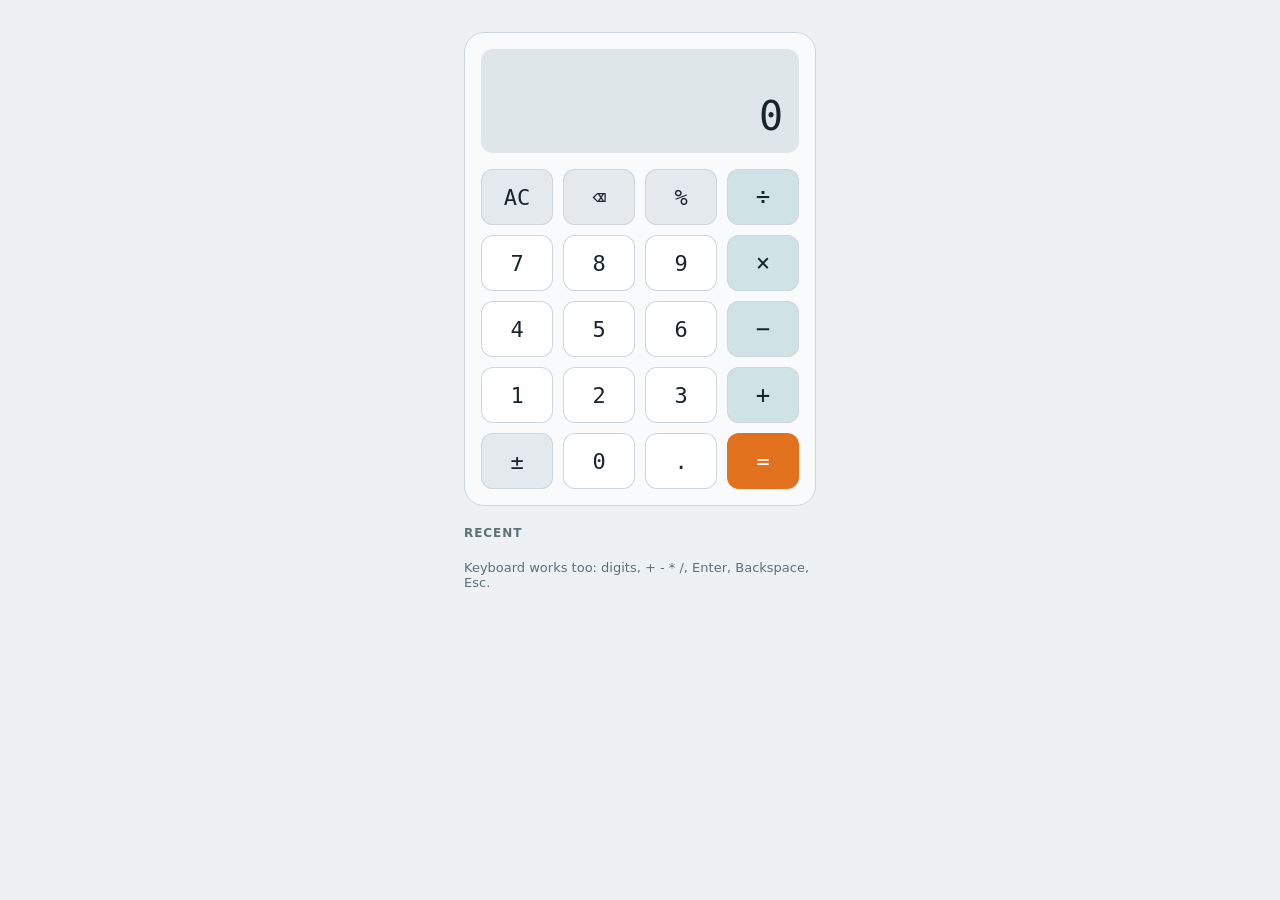
<file: Calculator/index.html>
<!DOCTYPE html>
<html lang="en">
<head>
  <meta charset="UTF-8">
  <meta name="viewport" content="width=device-width, initial-scale=1">
  <title>Pocket Calculator</title>
  <link rel="stylesheet" href="style.css">
</head>
<body>
  <main class="wrap">
    <section class="calc" aria-label="Calculator">
      <div class="screen" aria-live="polite">
        <div class="expr" id="expr"></div>
        <div class="value" id="value">0</div>
      </div>
      <div class="keys" id="keys"></div>
    </section>

    <section class="history" aria-label="Recent calculations">
      <h2>Recent</h2>
      <ul id="history"></ul>
      <p class="hint">Keyboard works too: digits, + - * /, Enter, Backspace, Esc.</p>
    </section>
  </main>

  <script src="script.js"></script>
</body>
</html>
</file>
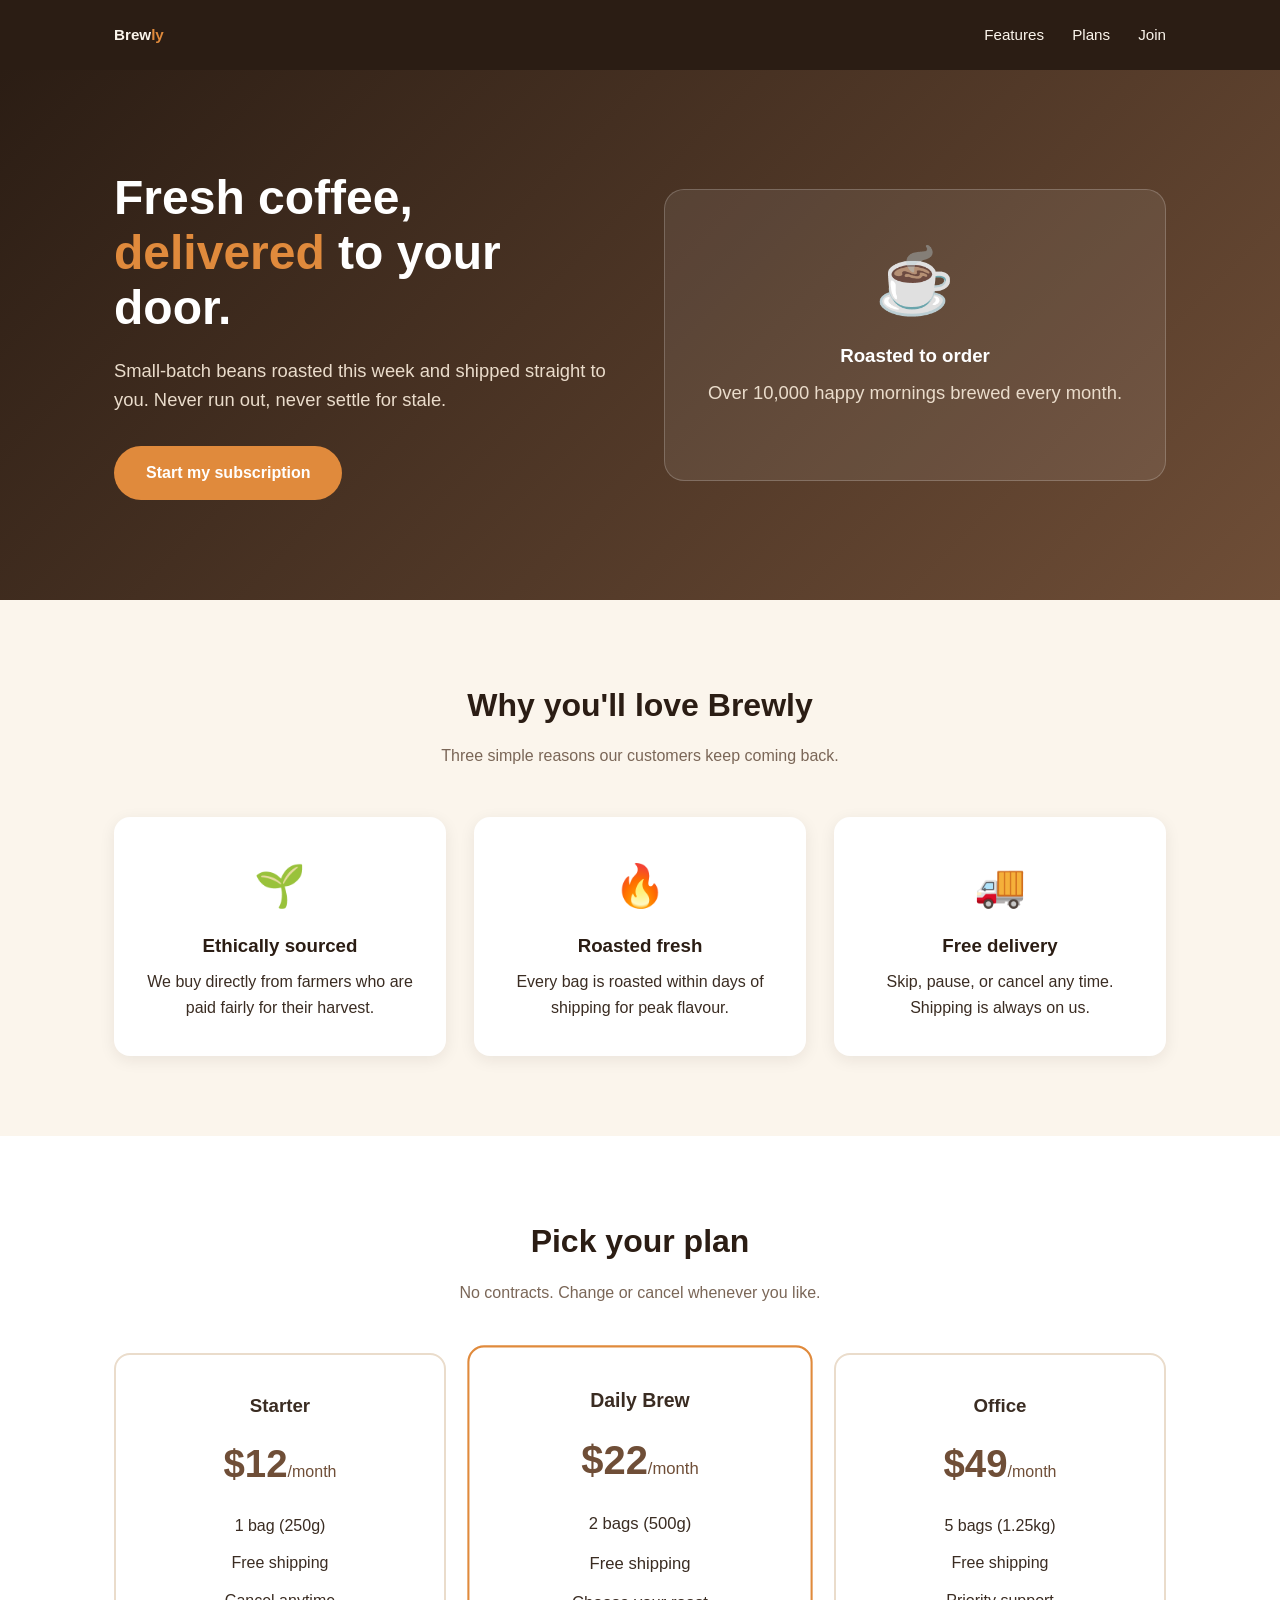
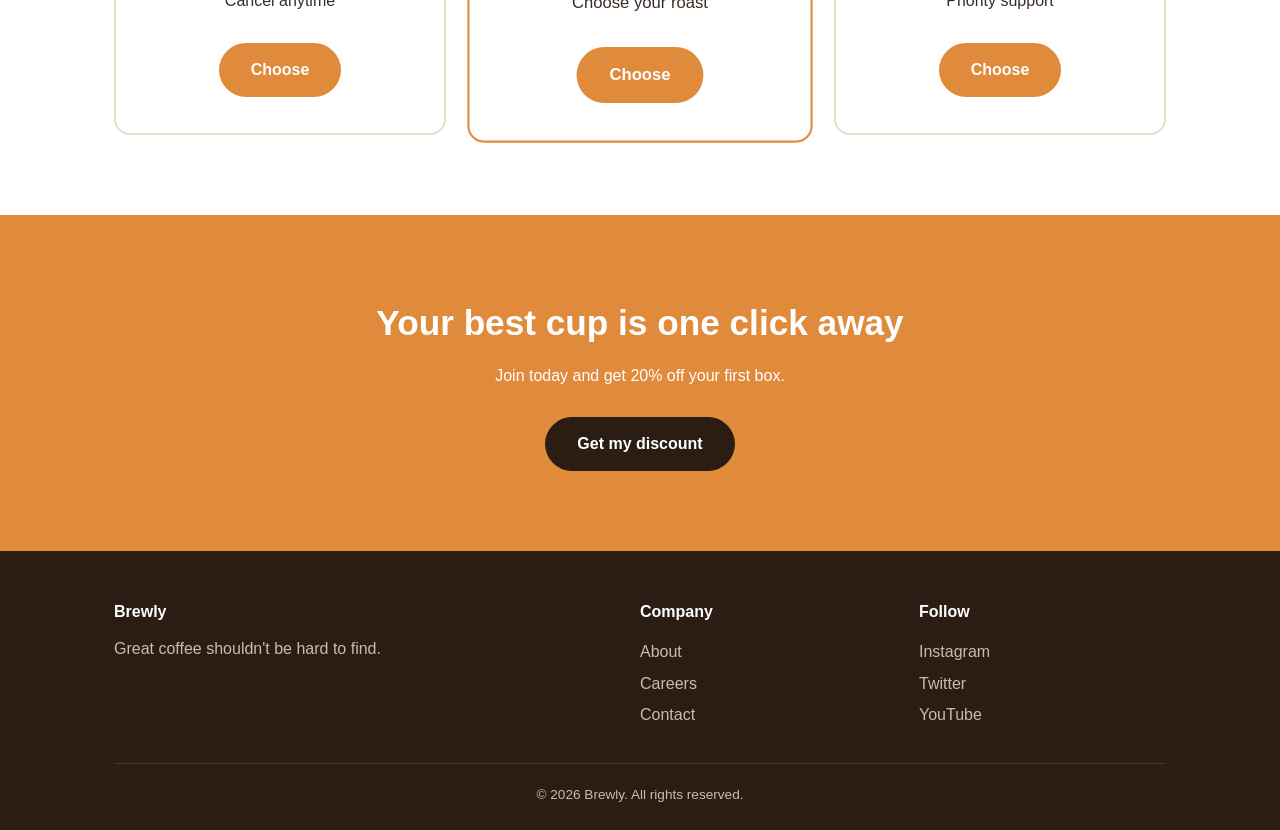
<file: LandingPage/index.html>
<!DOCTYPE html>
<html lang="en">
<head>
  <meta charset="UTF-8" />
  <meta name="viewport" content="width=device-width, initial-scale=1.0" />
  <title>Brewly – Fresh Coffee, Delivered</title>

  <style>
    /* ---------- 1. RESET & VARIABLES ----------
       box-sizing: border-box makes padding count INSIDE an element's width,
       which is the #1 way to avoid elements overlapping or overflowing. */
    * { margin: 0; padding: 0; box-sizing: border-box; }

    :root {
      /* Colour palette: change these and the whole page updates */
      --brown-dark: #2b1d14;
      --brown: #6f4e37;
      --cream: #fbf5ec;
      --accent: #e08a3c;
      --white: #ffffff;
      --text: #3a2c22;
    }

    html { scroll-behavior: smooth; }

    body {
      font-family: "Segoe UI", Helvetica, Arial, sans-serif;
      color: var(--text);
      background: var(--cream);
      line-height: 1.6;
    }

    /* A reusable wrapper: centres content and limits its width */
    .container {
      width: 100%;
      max-width: 1100px;
      margin: 0 auto;
      padding: 0 24px;
    }

    /* Reusable button style */
    .btn {
      display: inline-block;
      padding: 14px 32px;
      background: var(--accent);
      color: var(--white);
      text-decoration: none;
      font-weight: 600;
      border-radius: 999px;
      transition: transform 0.2s, background 0.2s;
    }
    .btn:hover { background: #c9742a; transform: translateY(-2px); }

    /* ---------- 2. HEADER ---------- */
    header {
      background: var(--brown-dark);
      position: sticky;   /* stays at top while scrolling */
      top: 0;
      z-index: 10;        /* keeps it above other content */
    }
    .nav {
      display: flex;                 /* Flexbox: puts logo and links in a row */
      justify-content: space-between;/* logo left, links right */
      align-items: center;           /* vertically centred */
      height: 70px;
    }
    .logo { color: var(--white); font-size: 1.5rem; font-weight: 700; text-decoration: none; }
    .logo span { color: var(--accent); }
    .nav ul { display: flex; gap: 28px; list-style: none; }
    .nav a { color: var(--cream); text-decoration: none; font-size: 0.95rem; }
    .nav a:hover { color: var(--accent); }

    /* ---------- 3. HERO ---------- */
    .hero {
      background: linear-gradient(135deg, var(--brown-dark), var(--brown));
      color: var(--white);
      padding: 100px 0;
    }
    .hero .container {
      display: grid;                      /* CSS Grid: two equal columns */
      grid-template-columns: 1fr 1fr;
      gap: 48px;
      align-items: center;
    }
    .hero h1 { font-size: 3rem; line-height: 1.15; margin-bottom: 20px; }
    .hero h1 em { color: var(--accent); font-style: normal; }
    .hero p { font-size: 1.15rem; margin-bottom: 32px; color: #eadccb; }
    .hero-card {
      background: rgba(255, 255, 255, 0.08);
      border: 1px solid rgba(255, 255, 255, 0.2);
      border-radius: 20px;
      padding: 40px;
      text-align: center;
    }
    .hero-card .big { font-size: 4rem; }
    .hero-card h3 { margin: 8px 0; }

    /* ---------- 4. SECTIONS (shared styles) ---------- */
    section { padding: 80px 0; }
    .section-title { text-align: center; font-size: 2rem; color: var(--brown-dark); margin-bottom: 12px; }
    .section-sub { text-align: center; max-width: 560px; margin: 0 auto 48px; color: #7a6657; }

    /* ---------- 5. FEATURES: 3 columns of boxes ---------- */
    .features-grid {
      display: grid;
      grid-template-columns: repeat(3, 1fr);  /* three equal columns */
      gap: 28px;
    }
    .card {
      background: var(--white);
      padding: 36px 28px;
      border-radius: 16px;
      box-shadow: 0 4px 16px rgba(43, 29, 20, 0.08);
      text-align: center;
      transition: transform 0.25s;
    }
    .card:hover { transform: translateY(-6px); }
    .card .icon { font-size: 2.6rem; margin-bottom: 12px; }
    .card h3 { color: var(--brown-dark); margin-bottom: 8px; }

    /* ---------- 6. PRICING / PLANS ---------- */
    .plans { background: var(--white); }
    .plans-grid { display: grid; grid-template-columns: repeat(3, 1fr); gap: 28px; }
    .plan {
      border: 2px solid #eadccb;
      border-radius: 16px;
      padding: 36px 28px;
      text-align: center;
    }
    .plan.featured { border-color: var(--accent); transform: scale(1.04); }
    .plan .price { font-size: 2.4rem; font-weight: 700; color: var(--brown); margin: 12px 0; }
    .plan .price small { font-size: 1rem; font-weight: 400; }
    .plan ul { list-style: none; margin-bottom: 24px; }
    .plan li { padding: 6px 0; }

    /* ---------- 7. CALL TO ACTION ---------- */
    .cta { background: var(--accent); text-align: center; color: var(--white); }
    .cta h2 { font-size: 2.2rem; margin-bottom: 12px; }
    .cta p { margin-bottom: 28px; }
    .cta .btn { background: var(--brown-dark); }
    .cta .btn:hover { background: #000; }

    /* ---------- 8. FOOTER ---------- */
    footer { background: var(--brown-dark); color: #cdbba8; padding: 48px 0 24px; }
    .footer-grid { display: grid; grid-template-columns: 2fr 1fr 1fr; gap: 32px; margin-bottom: 32px; }
    footer h4 { color: var(--white); margin-bottom: 12px; }
    footer a { display: block; color: #cdbba8; text-decoration: none; padding: 3px 0; }
    footer a:hover { color: var(--accent); }
    .copyright { text-align: center; font-size: 0.85rem; border-top: 1px solid #4a372a; padding-top: 20px; }

    /* ---------- 9. RESPONSIVE: phones & small screens ----------
       Below 800px wide, columns stack into one. */
    @media (max-width: 800px) {
      .hero .container,
      .features-grid,
      .plans-grid,
      .footer-grid { grid-template-columns: 1fr; }
      .hero h1 { font-size: 2.2rem; }
      .plan.featured { transform: none; }
      .nav ul { gap: 16px; }
    }
  </style>
</head>

<body>

  <!-- HEADER -->
  <header>
    <div class="container nav">
      <a href="#" class="logo">Brew<span>ly</span></a>
      <nav>
        <ul>
          <li><a href="#features">Features</a></li>
          <li><a href="#plans">Plans</a></li>
          <li><a href="#join">Join</a></li>
        </ul>
      </nav>
    </div>
  </header>

  <!-- HERO -->
  <div class="hero">
    <div class="container">
      <div>
        <h1>Fresh coffee, <em>delivered</em> to your door.</h1>
        <p>Small-batch beans roasted this week and shipped straight to you. Never run out, never settle for stale.</p>
        <a href="#plans" class="btn">Start my subscription</a>
      </div>
      <div class="hero-card">
        <div class="big">☕</div>
        <h3>Roasted to order</h3>
        <p>Over 10,000 happy mornings brewed every month.</p>
      </div>
    </div>
  </div>

  <!-- FEATURES -->
  <section id="features">
    <div class="container">
      <h2 class="section-title">Why you'll love Brewly</h2>
      <p class="section-sub">Three simple reasons our customers keep coming back.</p>
      <div class="features-grid">
        <div class="card">
          <div class="icon">🌱</div>
          <h3>Ethically sourced</h3>
          <p>We buy directly from farmers who are paid fairly for their harvest.</p>
        </div>
        <div class="card">
          <div class="icon">🔥</div>
          <h3>Roasted fresh</h3>
          <p>Every bag is roasted within days of shipping for peak flavour.</p>
        </div>
        <div class="card">
          <div class="icon">🚚</div>
          <h3>Free delivery</h3>
          <p>Skip, pause, or cancel any time. Shipping is always on us.</p>
        </div>
      </div>
    </div>
  </section>

  <!-- PLANS -->
  <section id="plans" class="plans">
    <div class="container">
      <h2 class="section-title">Pick your plan</h2>
      <p class="section-sub">No contracts. Change or cancel whenever you like.</p>
      <div class="plans-grid">
        <div class="plan">
          <h3>Starter</h3>
          <div class="price">$12<small>/month</small></div>
          <ul><li>1 bag (250g)</li><li>Free shipping</li><li>Cancel anytime</li></ul>
          <a href="#join" class="btn">Choose</a>
        </div>
        <div class="plan featured">
          <h3>Daily Brew</h3>
          <div class="price">$22<small>/month</small></div>
          <ul><li>2 bags (500g)</li><li>Free shipping</li><li>Choose your roast</li></ul>
          <a href="#join" class="btn">Choose</a>
        </div>
        <div class="plan">
          <h3>Office</h3>
          <div class="price">$49<small>/month</small></div>
          <ul><li>5 bags (1.25kg)</li><li>Free shipping</li><li>Priority support</li></ul>
          <a href="#join" class="btn">Choose</a>
        </div>
      </div>
    </div>
  </section>

  <!-- CALL TO ACTION -->
  <section id="join" class="cta">
    <div class="container">
      <h2>Your best cup is one click away</h2>
      <p>Join today and get 20% off your first box.</p>
      <a href="#" class="btn">Get my discount</a>
    </div>
  </section>

  <!-- FOOTER -->
  <footer>
    <div class="container">
      <div class="footer-grid">
        <div>
          <h4>Brewly</h4>
          <p>Great coffee shouldn't be hard to find.</p>
        </div>
        <div>
          <h4>Company</h4>
          <a href="#">About</a>
          <a href="#">Careers</a>
          <a href="#">Contact</a>
        </div>
        <div>
          <h4>Follow</h4>
          <a href="#">Instagram</a>
          <a href="#">Twitter</a>
          <a href="#">YouTube</a>
        </div>
      </div>
      <p class="copyright">© 2026 Brewly. All rights reserved.</p>
    </div>
  </footer>

</body>
</html>
</file>
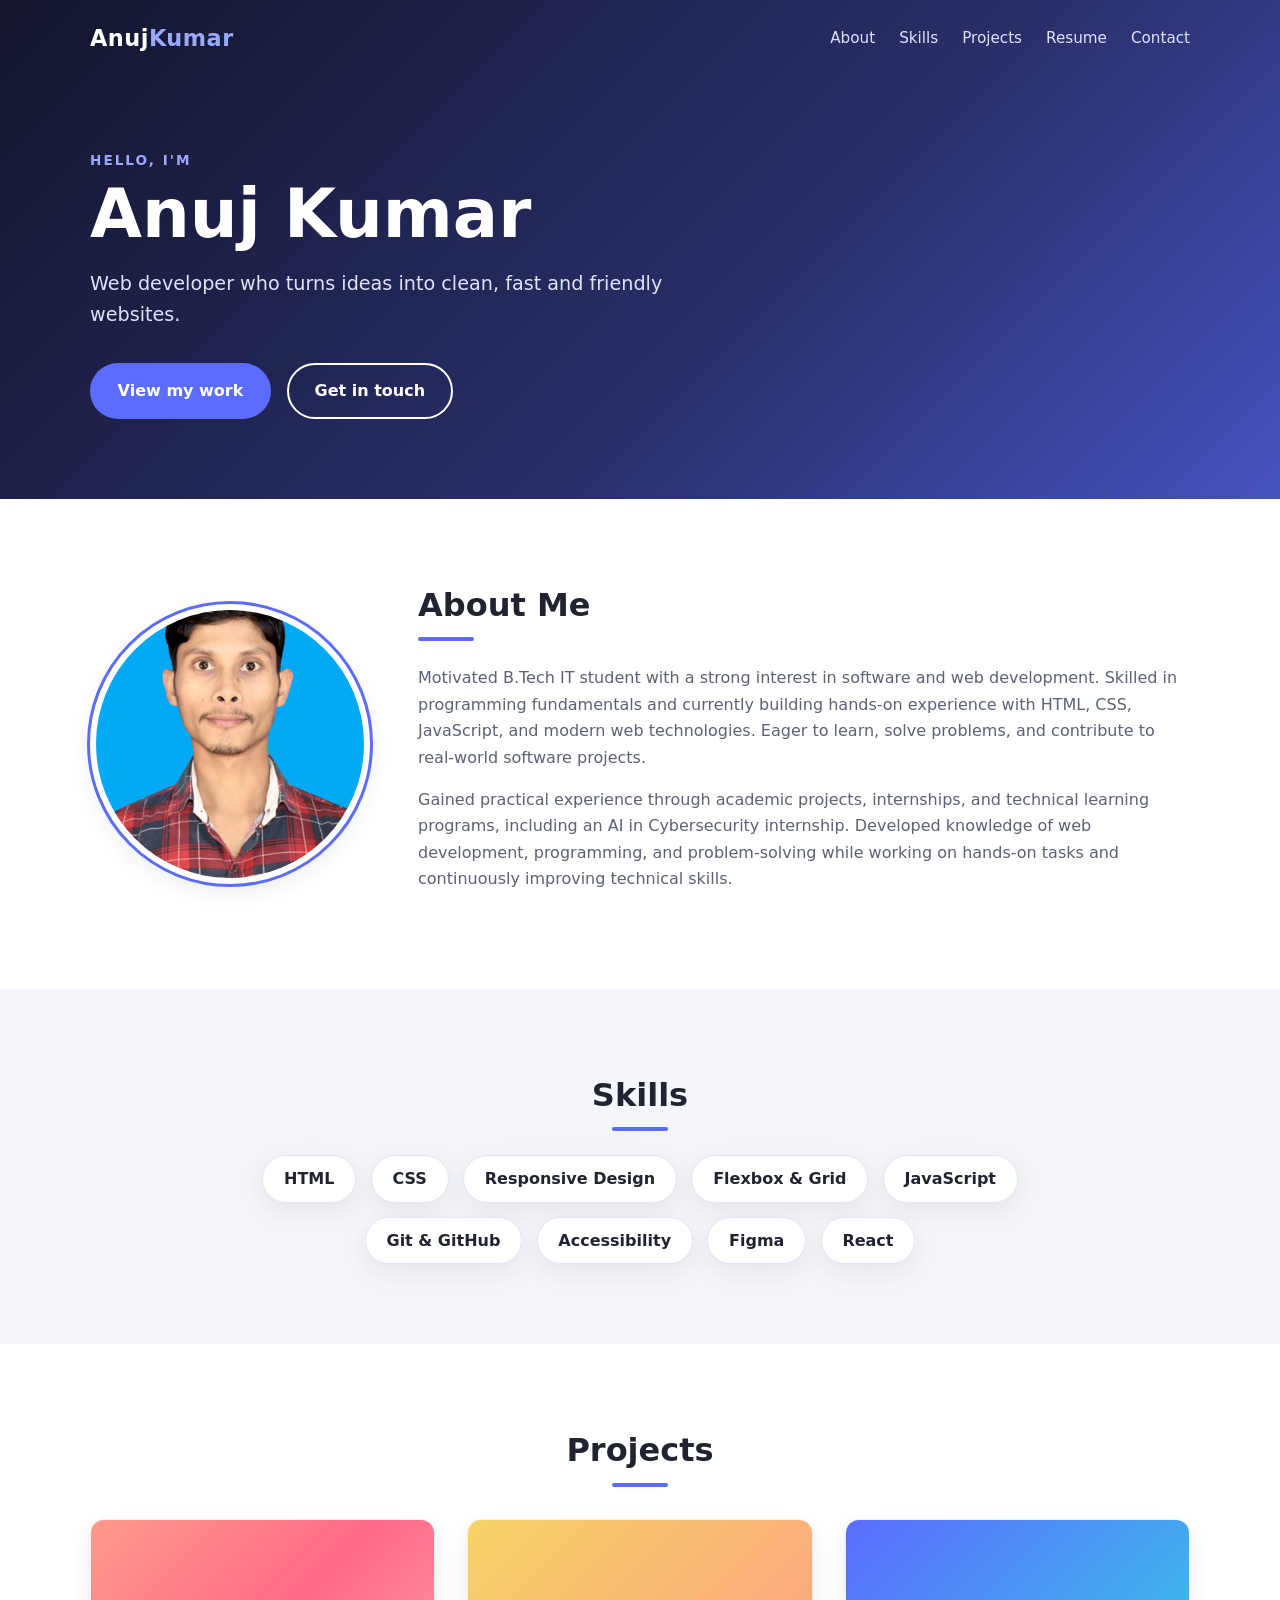
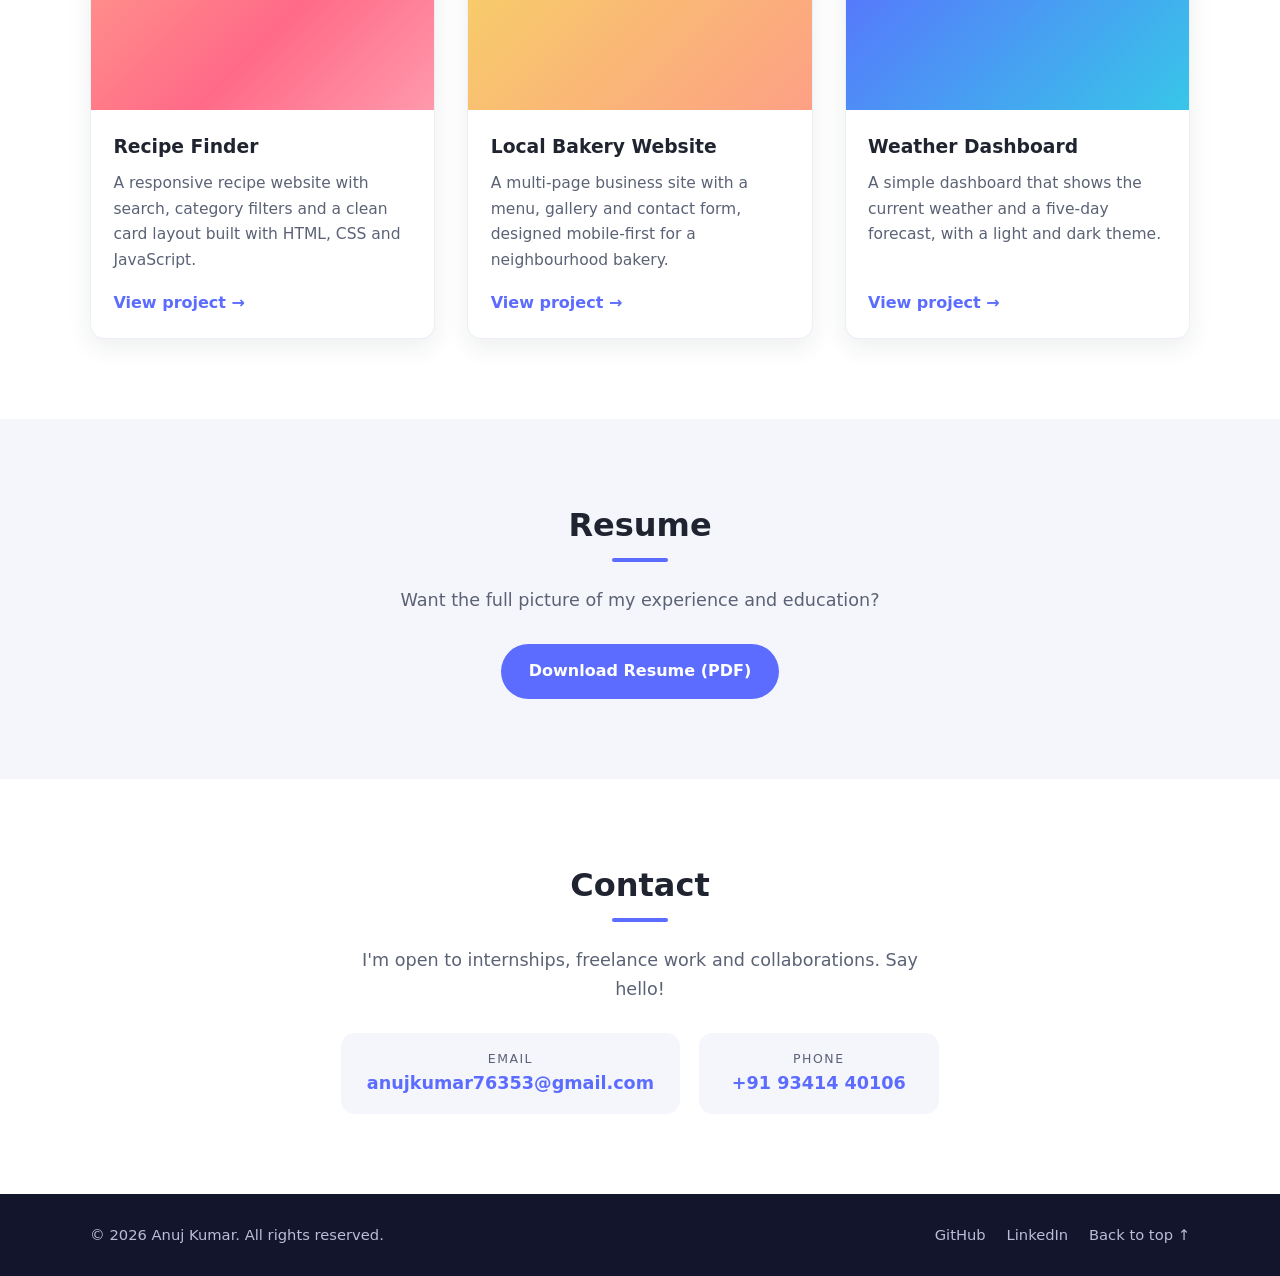
<file: my_portfolio/index.html>
<!DOCTYPE html>
<html lang="en">
<head>
  <meta charset="UTF-8">
  <meta name="viewport" content="width=device-width, initial-scale=1.0">
  <title>Your Name | Portfolio</title>
  <meta name="description" content="Personal portfolio of Your Name, web developer.">
  <link rel="stylesheet" href="style.css">
</head>
<body>

  <!-- ================= HEADER ================= -->
  <header class="site-header" id="top">
    <nav class="nav container">
      <a href="#top" class="logo">Anuj<span>Kumar</span></a>
      <ul class="nav-links">
        <li><a href="#about">About</a></li>
        <li><a href="#skills">Skills</a></li>
        <li><a href="#projects">Projects</a></li>
        <li><a href="#resume">Resume</a></li>
        <li><a href="#contact">Contact</a></li>
      </ul>
    </nav>

    <div class="hero container">
      <p class="eyebrow">Hello, I'm</p>
      <h1>Anuj Kumar</h1>
      <p class="tagline">Web developer who turns ideas into clean, fast and friendly websites.</p>
      <div class="hero-actions">
        <a href="#projects" class="btn btn-primary">View my work</a>
        <a href="#contact" class="btn btn-outline">Get in touch</a>
      </div>
    </div>
  </header>

  <main>

    <!-- ================= ABOUT ================= -->
    <section class="section" id="about">
      <div class="container about-grid">
        <div class="about-photo">
          <img src="images/me.jpeg" alt="Photo of Your Name">
          <svg viewBox="0 0 200 200" role="img" aria-label="Profile photo placeholder">
            <rect width="200" height="200" fill="#e8ecff"/>
            <circle cx="100" cy="78" r="38" fill="#9aa8ff"/>
            <path d="M25 200c0-45 33-75 75-75s75 30 75 75z" fill="#6c7bff"/>
          </svg>
        </div>
        <div class="about-text">
          <h2 class="section-title">About Me</h2>
          <p>
            Motivated B.Tech IT student with a strong interest in software and web development. 
            Skilled in programming fundamentals and currently building hands-on experience with 
            HTML, CSS, JavaScript, and modern web technologies. Eager to learn, solve problems, 
            and contribute to real-world software projects.
          </p>
          <p>
           Gained practical experience through academic projects, internships, and technical 
           learning programs, including an AI in Cybersecurity internship. Developed knowledge 
           of web development, programming, and problem-solving while working on hands-on tasks 
           and continuously improving technical skills.
          </p>
        </div>
      </div>
    </section>

    <!-- ================= SKILLS ================= -->
    <section class="section section-alt" id="skills">
      <div class="container">
        <h2 class="section-title center">Skills</h2>
        <ul class="skills">
          <li>HTML</li>
          <li>CSS</li>
          <li>Responsive Design</li>
          <li>Flexbox &amp; Grid</li>
          <li>JavaScript</li>
          <li>Git &amp; GitHub</li>
          <li>Accessibility</li>
          <li>Figma</li>
          <li>React</li>
        </ul>
      </div>
    </section>

    <!-- ================= PROJECTS ================= -->
    <section class="section" id="projects">
      <div class="container">
        <h2 class="section-title center">Projects</h2>
        <div class="projects">

          <article class="card">
            <!-- Replace .thumb with: <img src="images/project1.jpg" alt="Screenshot of Project One"> -->
            <div class="thumb thumb-1" aria-hidden="true"></div>
            <div class="card-body">
              <h3>Recipe Finder</h3>
              <p>A responsive recipe website with search, category filters and a clean card layout built with HTML, CSS and JavaScript.</p>
              <a href="#" class="card-link">View project &rarr;</a>
            </div>
          </article>

          <article class="card">
            <div class="thumb thumb-2" aria-hidden="true"></div>
            <div class="card-body">
              <h3>Local Bakery Website</h3>
              <p>A multi-page business site with a menu, gallery and contact form, designed mobile-first for a neighbourhood bakery.</p>
              <a href="#" class="card-link">View project &rarr;</a>
            </div>
          </article>

          <article class="card">
            <!-- Replace .thumb with: <img src="images/project3.jpg" alt="Screenshot of Project Three"> -->
            <div class="thumb thumb-3" aria-hidden="true"></div>
            <div class="card-body">
              <h3>Weather Dashboard</h3>
              <p>A simple dashboard that shows the current weather and a five-day forecast, with a light and dark theme.</p>
              <a href="#" class="card-link">View project &rarr;</a>
            </div>
          </article>

        </div>
      </div>
    </section>

    <!-- ================= RESUME ================= -->
    <section class="section section-alt" id="resume">
      <div class="container center">
        <h2 class="section-title center">Resume</h2>
        <p class="lead">Want the full picture of my experience and education?</p>
        <!-- Put your PDF in the same folder and name it resume.pdf -->
        <a href="resume.pdf" class="btn btn-primary" download>Download Resume (PDF)</a>
      </div>
    </section>

    <!-- ================= CONTACT ================= -->
    <section class="section" id="contact">
      <div class="container center">
        <h2 class="section-title center">Contact</h2>
        <p class="lead">I'm open to internships, freelance work and collaborations. Say hello!</p>
        <ul class="contact-list">
          <li>
            <span class="label">Email</span>
            <a href="mailto:you@example.com">anujkumar76353@gmail.com</a>
          </li>
          <li>
            <span class="label">Phone</span>
            <a href="tel:+910000000000">+91 93414  40106</a>
          </li>
        </ul>
      </div>
    </section>

  </main>

  <!-- ================= FOOTER ================= -->
  <footer class="site-footer">
    <div class="container footer-inner">
      <p>&copy; 2026 Anuj Kumar. All rights reserved.</p>
      <ul class="footer-links">
        <li><a href="https://github.com/kumaranuj75" target="_blank" rel="noopener">GitHub</a></li>
        <li><a href="https://www.linkedin.com/in/anuj-kumar-740129313" target="_blank" rel="noopener">LinkedIn</a></li>
        <li><a href="#top">Back to top &uarr;</a></li>
      </ul>
    </div>
  </footer>

</body>
</html>
</file>
<file: Calculator/style.css>
/* Colors live in variables so a theme change means editing one block. */
:root {
  --bg: #eef1f3;
  --card: #f9fafb;
  --screen: #dfe6ea;
  --key: #ffffff;
  --key-fn: #e3e9ed;
  --key-op: #cfe3e6;
  --accent: #e2711d;
  --accent-fg: #ffffff;
  --fg: #17242b;
  --muted: #5d7079;
  --line: #cdd6dc;
  --focus: #0b6e7f;
  --mono: ui-monospace, "SFMono-Regular", Menlo, Consolas, monospace;
  --sans: system-ui, -apple-system, "Segoe UI", sans-serif;
}

@media (prefers-color-scheme: dark) {
  :root {
    --bg: #0f171b; --card: #172228; --screen: #0d1519; --key: #1f2d34;
    --key-fn: #2a3b44; --key-op: #1f4a52; --accent: #f08a3c; --accent-fg: #1b1006;
    --fg: #e6eef2; --muted: #8fa5af; --line: #2b3b44; --focus: #5cc6d6;
  }
}

* { box-sizing: border-box; }

body {
  margin: 0;
  background: var(--bg);
  color: var(--fg);
  font-family: var(--sans);
  padding: 2rem 1rem;
}

.wrap {
  max-width: 22rem;
  margin: 0 auto;
  display: flex;
  flex-direction: column;
  gap: 1.25rem;
}

.calc {
  background: var(--card);
  border: 1px solid var(--line);
  border-radius: 1.25rem;
  padding: 1rem;
  display: flex;
  flex-direction: column;
  gap: 1rem;
}

.screen {
  background: var(--screen);
  border-radius: 0.75rem;
  padding: 0.875rem 1rem;
  min-height: 6.5rem;
  display: flex;
  flex-direction: column;
  justify-content: flex-end;
  align-items: flex-end;
  gap: 0.25rem;
  overflow: hidden;
}

.expr {
  font-family: var(--mono);
  font-size: 0.875rem;
  color: var(--muted);
  min-height: 1.25rem;
  max-width: 100%;
  overflow: hidden;
  white-space: nowrap;
  text-overflow: ellipsis;
}

.value {
  font-family: var(--mono);
  font-weight: 500;
  font-size: 2.5rem;
  line-height: 1.15;
  max-width: 100%;
  white-space: nowrap;
}
.value.md { font-size: 2rem; }
.value.sm { font-size: 1.5rem; }
.value.err { font-size: 1.125rem; color: var(--accent); font-family: var(--sans); font-weight: 600; }

/* The keypad: 4 equal columns, buttons wrap into rows automatically. */
.keys {
  display: grid;
  grid-template-columns: repeat(4, 1fr);
  gap: 0.625rem;
}

.keys button {
  font-family: var(--mono);
  font-size: 1.375rem;
  height: 3.5rem;
  border: 0;
  border-radius: 0.75rem;
  background: var(--key);
  color: var(--fg);
  cursor: pointer;
  box-shadow: inset 0 0 0 1px var(--line);
}
.keys button:hover { filter: brightness(0.96); }
.keys button:active { transform: translateY(1px) scale(0.98); }
.keys button:focus-visible { outline: 2px solid var(--focus); outline-offset: 2px; }
.keys .fn { background: var(--key-fn); }
.keys .op { background: var(--key-op); font-size: 1.5rem; }
.keys .op.active { background: var(--accent); color: var(--accent-fg); box-shadow: none; }
.keys .eq { background: var(--accent); color: var(--accent-fg); box-shadow: none; }

.history h2 {
  font-size: 0.75rem;
  letter-spacing: 0.08em;
  text-transform: uppercase;
  color: var(--muted);
  margin: 0 0 0.5rem;
}
.history ul { list-style: none; margin: 0; padding: 0; display: flex; flex-direction: column; gap: 0.375rem; }
.history button {
  width: 100%;
  display: flex;
  justify-content: space-between;
  gap: 1rem;
  font-family: var(--mono);
  font-size: 0.875rem;
  color: var(--fg);
  background: var(--card);
  border: 1px solid var(--line);
  border-radius: 0.5rem;
  padding: 0.5rem 0.75rem;
  cursor: pointer;
  text-align: left;
}
.history .res { font-weight: 500; flex-shrink: 0; }
.hint { font-size: 0.8125rem; color: var(--muted); margin: 0.75rem 0 0; }
</file>
<file: my_portfolio/style.css>
/* ============ Base ============ */
:root {
  --bg: #ffffff;
  --bg-alt: #f5f6fb;
  --text: #1f2430;
  --muted: #5b6275;
  --accent: #5b6cff;
  --accent-dark: #4150e0;
  --dark: #12152b;
  --radius: 14px;
  --shadow: 0 8px 24px rgba(31, 36, 48, 0.08);
}

* { box-sizing: border-box; margin: 0; padding: 0; }

html { scroll-behavior: smooth; }

body {
  font-family: "Segoe UI", system-ui, -apple-system, Roboto, Arial, sans-serif;
  color: var(--text);
  background: var(--bg);
  line-height: 1.65;
}

img, svg { max-width: 100%; display: block; }
ul { list-style: none; }
a { color: var(--accent); text-decoration: none; }
a:hover { color: var(--accent-dark); }

.container { width: min(1100px, 100% - 2.5rem); margin-inline: auto; }
.center { text-align: center; }

/* ============ Header ============ */
.site-header {
  background: linear-gradient(135deg, #12152b 0%, #2a2f6b 60%, #5b6cff 130%);
  color: #fff;
  padding-bottom: 5rem;
}

.nav {
  display: flex;
  align-items: center;
  justify-content: space-between;
  padding: 1.25rem 0;
}

.logo { font-size: 1.4rem; font-weight: 700; color: #fff; letter-spacing: 0.5px; }
.logo span { color: #9aa8ff; }
.logo:hover { color: #fff; }

.nav-links { display: flex; gap: 1.5rem; flex-wrap: wrap; }
.nav-links a { color: #dfe3ff; font-size: 0.95rem; }
.nav-links a:hover { color: #fff; }

.hero { padding-top: 4.5rem; }
.eyebrow { color: #9aa8ff; font-weight: 600; letter-spacing: 2px; text-transform: uppercase; font-size: 0.85rem; }
.hero h1 { font-size: clamp(2.5rem, 7vw, 4.2rem); line-height: 1.1; margin: 0.4rem 0 1rem; }
.tagline { max-width: 36rem; font-size: 1.2rem; color: #dfe3ff; }
.hero-actions { margin-top: 2rem; display: flex; gap: 1rem; flex-wrap: wrap; }

/* ============ Buttons ============ */
.btn {
  display: inline-block;
  padding: 0.8rem 1.6rem;
  border-radius: 999px;
  font-weight: 600;
  border: 2px solid transparent;
  transition: transform 0.15s ease, background 0.2s ease, color 0.2s ease;
}
.btn:hover { transform: translateY(-2px); }
.btn-primary { background: var(--accent); color: #fff; }
.btn-primary:hover { background: var(--accent-dark); color: #fff; }
.btn-outline { border-color: #fff; color: #fff; }
.btn-outline:hover { background: #fff; color: var(--dark); }

/* ============ Sections ============ */
.section { padding: 5rem 0; }
.section-alt { background: var(--bg-alt); }

.section-title {
  font-size: 2rem;
  margin-bottom: 1.5rem;
  position: relative;
  padding-bottom: 0.6rem;
}
.section-title::after {
  content: "";
  position: absolute;
  left: 0;
  bottom: 0;
  width: 56px;
  height: 4px;
  border-radius: 4px;
  background: var(--accent);
}
.section-title.center::after { left: 50%; transform: translateX(-50%); }

.lead { color: var(--muted); max-width: 36rem; margin: 0 auto 1.8rem; font-size: 1.1rem; }

/* ============ About ============ */
.about-grid {
  display: grid;
  grid-template-columns: 280px 1fr;
  gap: 3rem;
  align-items: center;
}
.about-photo {
  width: 280px;
  height: 280px;
  border-radius: 50%;
  overflow: hidden;
  box-shadow: var(--shadow);
  border: 6px solid #fff;
  outline: 3px solid var(--accent);
}
.about-photo img, .about-photo svg { width: 100%; height: 100%; object-fit: cover; }
.about-text p { color: var(--muted); margin-bottom: 1rem; }

/* ============ Skills ============ */
.skills {
  display: flex;
  flex-wrap: wrap;
  justify-content: center;
  gap: 0.9rem;
  max-width: 760px;
  margin: 0 auto;
}
.skills li {
  background: #fff;
  padding: 0.6rem 1.3rem;
  border-radius: 999px;
  font-weight: 600;
  box-shadow: var(--shadow);
  border: 1px solid #e3e6f5;
  transition: transform 0.15s ease, background 0.2s ease, color 0.2s ease;
}
.skills li:hover { transform: translateY(-3px); background: var(--accent); color: #fff; }

/* ============ Projects ============ */
.projects {
  display: grid;
  grid-template-columns: repeat(auto-fit, minmax(270px, 1fr));
  gap: 2rem;
  margin-top: 2rem;
}
.card {
  background: #fff;
  border-radius: var(--radius);
  overflow: hidden;
  box-shadow: var(--shadow);
  border: 1px solid #eceefa;
  transition: transform 0.2s ease, box-shadow 0.2s ease;
  display: flex;
  flex-direction: column;
}
.card:hover { transform: translateY(-6px); box-shadow: 0 14px 32px rgba(31, 36, 48, 0.14); }
.card img, .thumb { width: 100%; height: 190px; object-fit: cover; }

.thumb-1 { background: linear-gradient(135deg, #ff9a8b, #ff6a88 55%, #ff99ac); }
.thumb-2 { background: linear-gradient(135deg, #f6d365, #fda085); }
.thumb-3 { background: linear-gradient(135deg, #5b6cff, #38c6e8); }

.card-body { padding: 1.4rem; display: flex; flex-direction: column; flex: 1; }
.card-body h3 { margin-bottom: 0.5rem; }
.card-body p { color: var(--muted); font-size: 0.97rem; margin-bottom: 1rem; flex: 1; }
.card-link { font-weight: 600; }

/* ============ Contact ============ */
.contact-list {
  display: flex;
  justify-content: center;
  flex-wrap: wrap;
  gap: 1.2rem;
}
.contact-list li {
  background: var(--bg-alt);
  padding: 1rem 1.6rem;
  border-radius: var(--radius);
  min-width: 240px;
}
.contact-list .label {
  display: block;
  font-size: 0.78rem;
  letter-spacing: 1.5px;
  text-transform: uppercase;
  color: var(--muted);
}
.contact-list a { font-weight: 600; font-size: 1.1rem; }

/* ============ Footer ============ */
.site-footer { background: var(--dark); color: #b8bdd9; padding: 1.8rem 0; font-size: 0.92rem; }
.footer-inner {
  display: flex;
  justify-content: space-between;
  align-items: center;
  flex-wrap: wrap;
  gap: 0.8rem;
}
.footer-links { display: flex; gap: 1.3rem; flex-wrap: wrap; }
.footer-links a { color: #b8bdd9; }
.footer-links a:hover { color: #fff; }

/* ============ Responsive ============ */
@media (max-width: 760px) {
  .about-grid { grid-template-columns: 1fr; text-align: center; justify-items: center; gap: 2rem; }
  .about-photo { width: 220px; height: 220px; }
  .about-text .section-title::after { left: 50%; transform: translateX(-50%); }
  .nav { flex-direction: column; gap: 0.8rem; }
  .hero { padding-top: 3rem; text-align: center; }
  .tagline { margin-inline: auto; }
  .hero-actions { justify-content: center; }
  .footer-inner { justify-content: center; text-align: center; }
}
</file>
